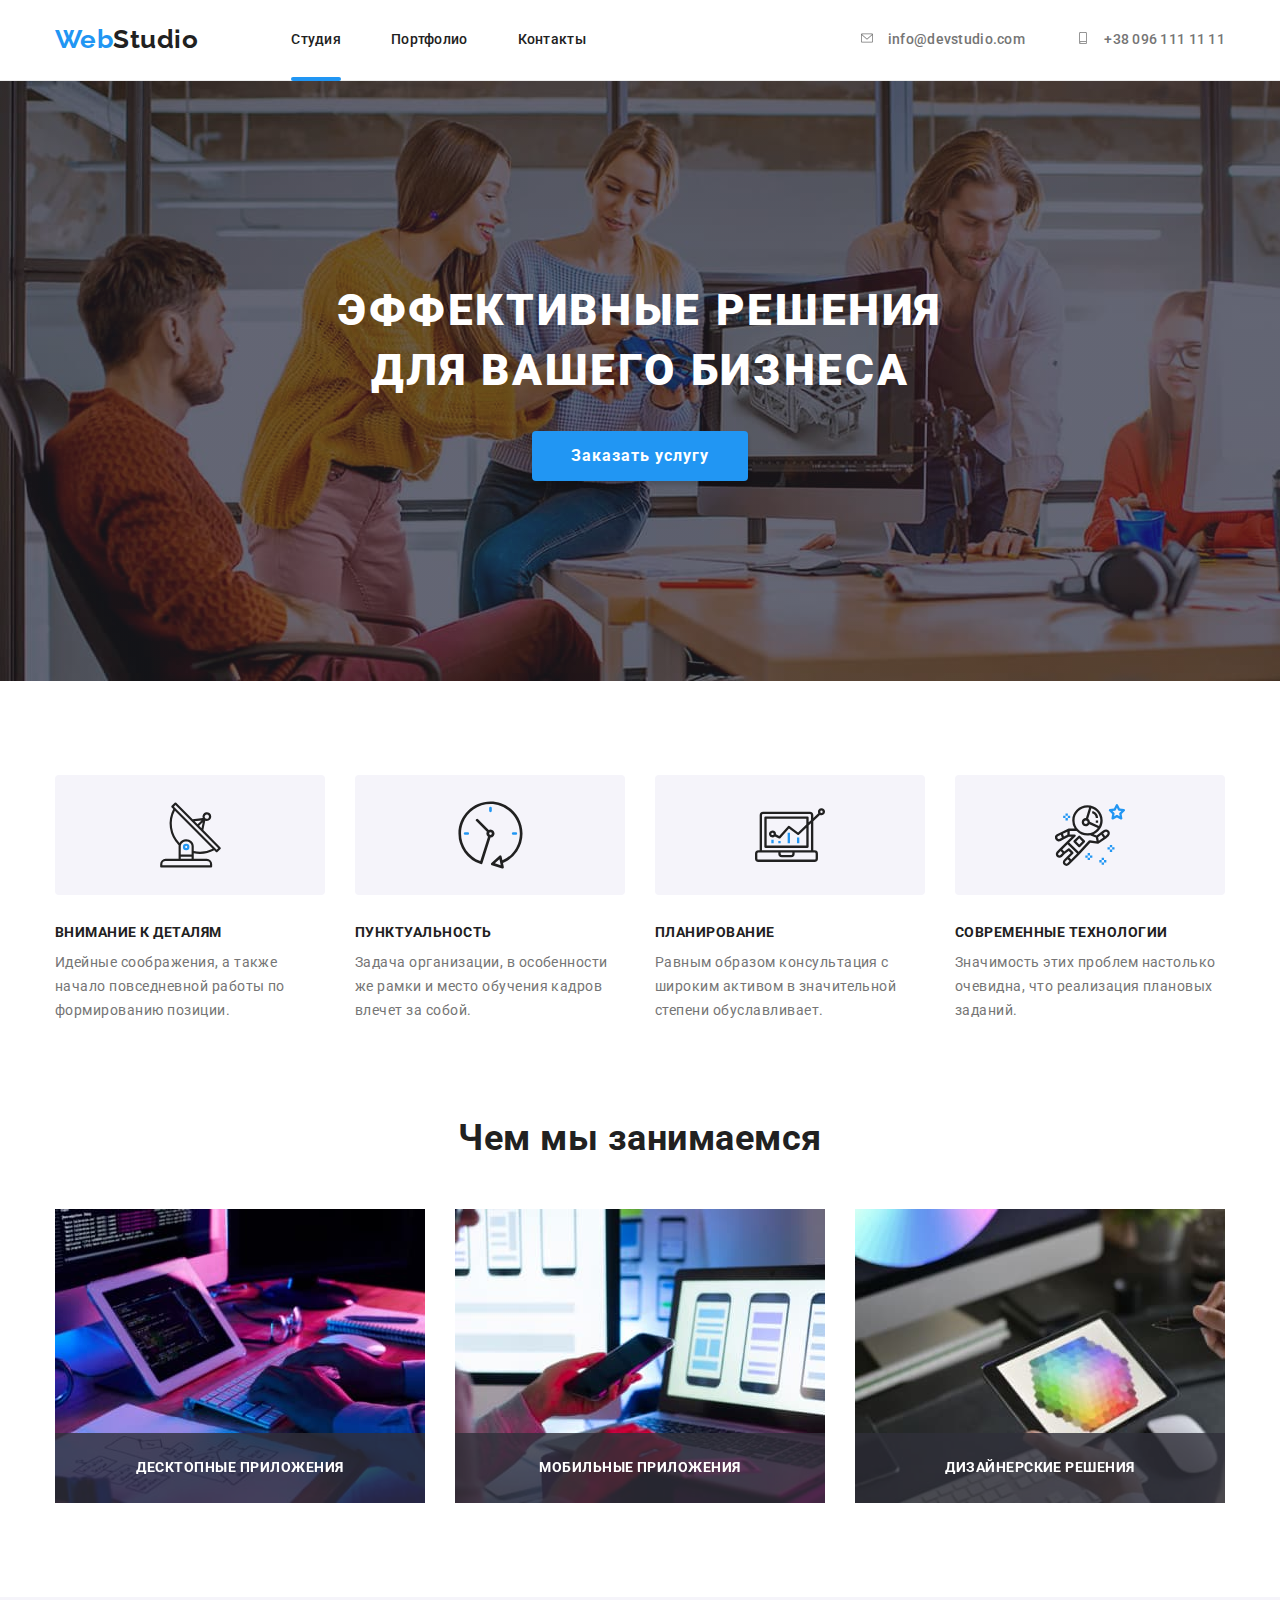
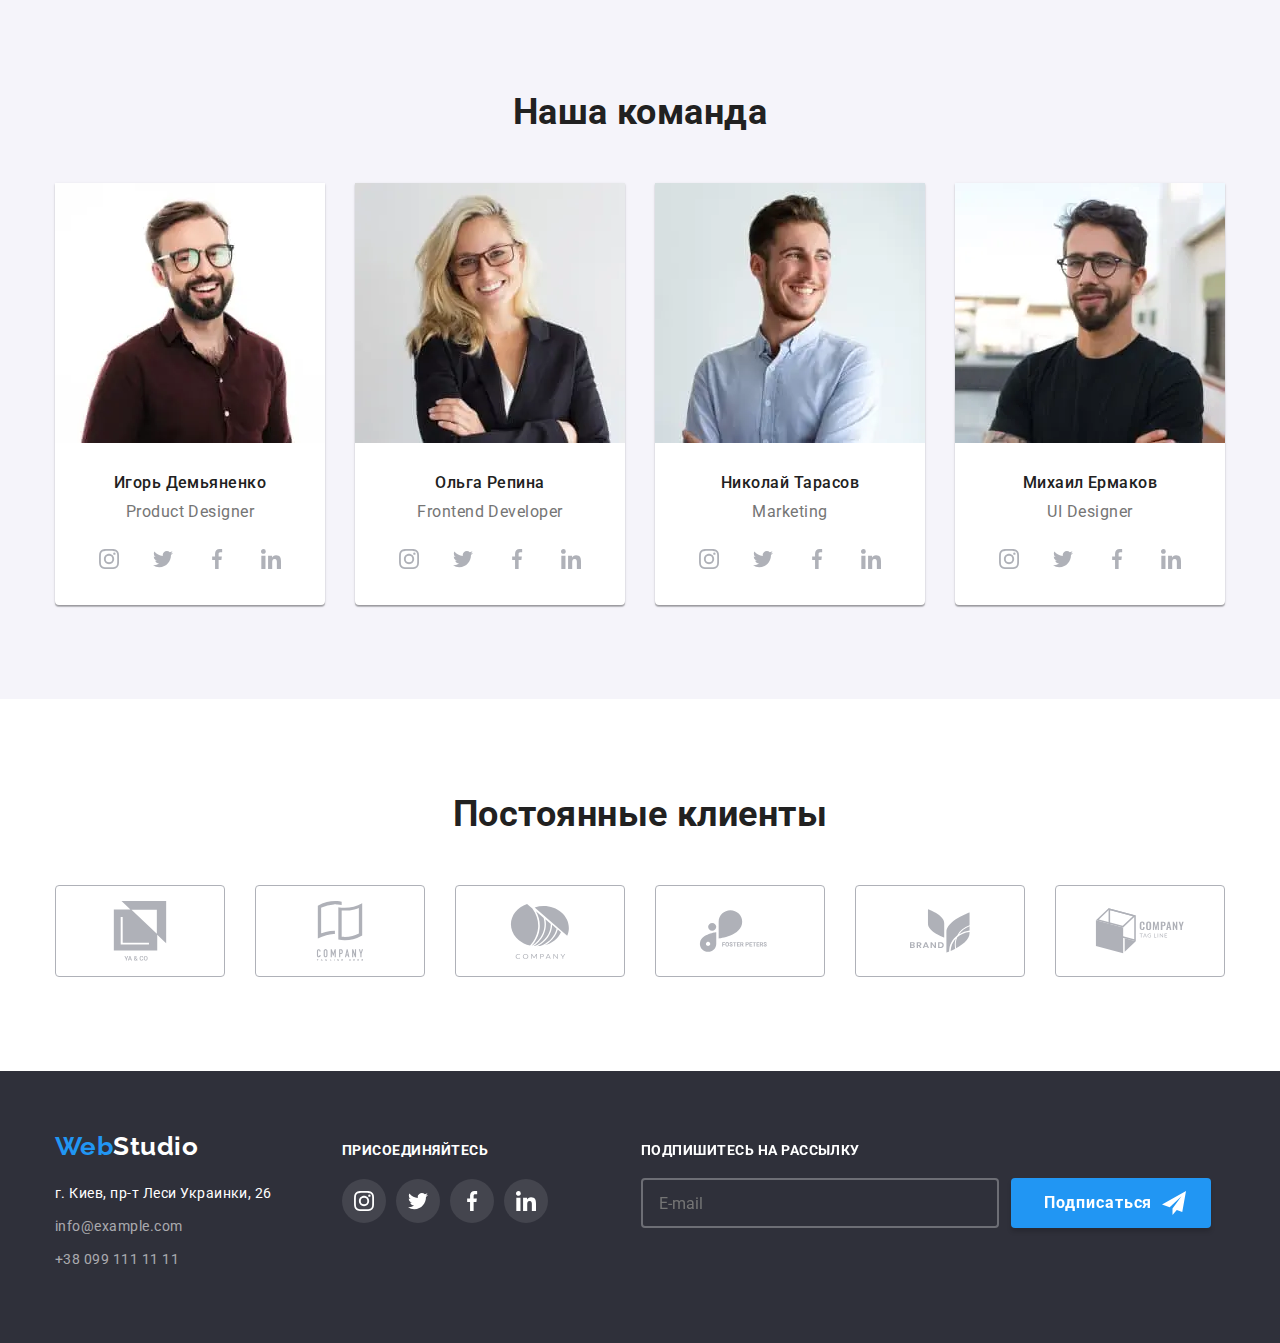
<file: index.html>
<!DOCTYPE html>
<html lang="ru">
  <head>
    <meta charset="UTF-8" />
    <meta http-equiv="X-UA-Compatible" content="IE=edge" />
    <meta name="viewport" content="width=device-width, initial-scale=1.0" />
    <title>Студия</title>
    <link
      href="https://fonts.googleapis.com/css2?family=Raleway:wght@700&family=Roboto:wght@400;500;700;900&display=swap"
      rel="stylesheet"
    />
    <link
      rel="stylesheet"
      href="https://cdnjs.cloudflare.com/ajax/libs/modern-normalize/1.1.0/modern-normalize.min.css"
    />
    <link rel="stylesheet" href="./css/main.min.css" />
  </head>
  <body>
    <header class="header">
      <div class="header__container container">
        <nav class="header__nav">
          <a href="index.html" class="logo link"
            ><span class="logo--blue">Web</span>Studio</a
          >
          <ul class="nav-list">
            <li class="nav-list__item">
              <a
                href="index.html"
                class="nav-list__link nav-list__link--current link"
                >Студия</a
              >
            </li>
            <li class="nav-list__item">
              <a href="portfolio.html" class="nav-list__link link">Портфолио</a>
            </li>
            <li class="nav-list__item">
              <a href="" class="nav-list__link link">Контакты</a>
            </li>
          </ul>
        </nav>

        <button class="mobile-menu-open" type="button" data-menu-open>
          <svg
            width="24px"
            height="16px"
            aria-label="Переключатель мобильного меню"
          >
            <use
              class="icon-mobile-nav"
              href="./images/icon.svg#icon-mobile-nav"
            ></use>
          </svg>
        </button>

        <ul class="contact-list">
          <li class="contact-list__item">
            <a href="mailto:info@devstudio.com" class="contact-list__link link">
              <svg class="contact-list__icon" width="16" height="12">
                <use href="./images/icon.svg#icon-envelope"></use>
              </svg>
              info@devstudio.com</a
            >
          </li>
          <li class="contact-list__item">
            <a href="tel:+380961111111" class="contact-list__link link">
              <svg class="contact-list__icon" width="16" height="12">
                <use href="./images/icon.svg#icon-smartphone"></use>
              </svg>
              +38 096 111 11 11</a
            >
          </li>
        </ul>
      </div>
      <div class="mobile-menu" data-menu>
        <div class="container mobile-menu__container">
          <button class="mobile-menu__button-close" data-menu-close>
            <svg class="mobile-menu__icon-close" width="19" height="19">
              <use href="./images/icon.svg#icon-close"></use>
            </svg>
          </button>
          <ul class="mobile-nav-list list">
            <li class="mobile-nav-list__item">
              <a
                class="mobile-nav-list__link mobile-nav-list__link--current link"
                href="index.html"
                >Студия</a
              >
            </li>
            <li class="mobile-nav-list__item">
              <a class="mobile-nav-list__link link" href="portfolio.html"
                >Портфолио</a
              >
            </li>
            <li class="mobile-nav-list__item">
              <a class="mobile-nav-list__link link" href="">Контакты</a>
            </li>
          </ul>
          <ul class="mobile-contact-list list">
            <li>
              <a
                class="mobile-contact-list__number link"
                href="tel:+380961111111"
                >+38 096 111 11 11</a
              >
            </li>
            <li>
              <a
                class="mobile-contact-list__mail link"
                href="mailto:info@devstudio.com"
                >info@devstudio.com</a
              >
            </li>
          </ul>

          <ul class="mobile-social-list list">
            <li class="mobile-social-list__item">Instagram</li>
            <li class="mobile-social-list__item">Twitter</li>
            <li class="mobile-social-list__item">Facebook</li>
            <li class="mobile-social-list__item">LinkedIn</li>
          </ul>
        </div>
      </div>
    </header>

    <main>
      <!--Герой-->
      <section class="hero">
        <div class="container">
          <h1 class="hero__title">
            Эффективные решения <br />
            для вашего бизнеса
          </h1>
          <button type="button" class="hero__button" data-modal-open>
            Заказать услугу
          </button>
          <div class="backdrop is-hidden" data-modal>
            <div class="modal">
              <button type="button" class="modal__close-btn" data-modal-close>
                <svg class="modal__icon-close" width="11" height="11">
                  <use href="./images/icon.svg#icon-close"></use>
                </svg>
              </button>
              <h2 class="modal__title">
                Оставьте свои данные, мы вам перезвоним
              </h2>
              <form class="form js-speaker-form">
                <div class="form-field">
                  <label class="form-field__label" for="user-name">Имя</label>
                  <input
                    type="text"
                    name="user-name"
                    id="user-name"
                    class="form-field__input"
                  />
                  <svg class="form-field__icon" width="18" height="18">
                    <use href="./images/icon.svg#icon-person"></use>
                  </svg>
                </div>

                <div class="form-field">
                  <label class="form-field__label" for="user-tel"
                    >Телефон</label
                  >
                  <input
                    type="tel"
                    name="user-tel"
                    id="user-tel"
                    class="form-field__input"
                  />
                  <svg class="form-field__icon" width="18" height="18">
                    <use href="./images/icon.svg#icon-phone"></use>
                  </svg>
                </div>

                <div class="form-field">
                  <label class="form-field__label" for="user-mail">Почта</label>
                  <input
                    type="email"
                    name="user-mail"
                    id="user-mail"
                    class="form-field__input"
                  />
                  <svg class="form-field__icon" width="18" height="18">
                    <use href="./images/icon.svg#icon-email"></use>
                  </svg>
                </div>

                <div class="form-field">
                  <label class="form-field__label" for="comment"
                    >Комментарий</label
                  >
                  <textarea
                    class="form-field__textarea"
                    name="comment"
                    id="comment"
                    placeholder="Введите текст"
                  ></textarea>
                </div>

                <label class="privacy-label">
                  <input
                    class="privacy-label__checkbox"
                    type="checkbox"
                    name="privacy"
                  />
                  <span class="privacy-label__icon"></span>
                  Соглашаюсь с рассылкой и принимаю
                  <a href="" class="privacy-label__link link"
                    >Условия договора</a
                  ></label
                >

                <button type="submit" class="submit-button">Отправить</button>
              </form>
            </div>
          </div>
        </div>
      </section>

      <!--Преимущества-->
      <section class="feature section">
        <div class="container">
          <!-- <h2 class="title">Преимущества</h2> -->
          <ul class="feature-list">
            <li class="feature-list__item">
              <div class="feature-list__thumb">
                <svg class="feature-list__icon" width="65" height="70">
                  <use href="./images/icon.svg#icon-antenna"></use>
                </svg>
              </div>
              <h3 class="feature-list__title">Внимание к деталям</h3>
              <p class="feature-list__text">
                Идейные соображения, а также начало повседневной работы по
                формированию позиции.
              </p>
            </li>
            <li class="feature-list__item">
              <div class="feature-list__thumb">
                <svg class="feature-list__icon" width="67" height="70">
                  <use href="./images/icon.svg#icon-clock"></use>
                </svg>
              </div>
              <h3 class="feature-list__title">Пунктуальность</h3>
              <p class="feature-list__text">
                Задача организации, в особенности же рамки и место обучения
                кадров влечет за собой.
              </p>
            </li>
            <li class="feature-list__item">
              <div class="feature-list__thumb">
                <svg class="feature-list__icon" width="70" height="70">
                  <use href="./images/icon.svg#icon-diagram"></use>
                </svg>
              </div>
              <h3 class="feature-list__title">Планирование</h3>
              <p class="feature-list__text">
                Равным образом консультация с широким активом в значительной
                степени обуславливает.
              </p>
            </li>
            <li class="feature-list__item">
              <div class="feature-list__thumb">
                <svg class="feature-list__icon" width="70" height="70">
                  <use href="./images/icon.svg#icon-astronaut"></use>
                </svg>
              </div>
              <h3 class="feature-list__title">Современные технологии</h3>
              <p class="feature-list__text">
                Значимость этих проблем настолько очевидна, что реализация
                плановых заданий.
              </p>
            </li>
          </ul>
        </div>
      </section>

      <!--Чем мы занимаемся-->
      <section class="services">
        <div class="container">
          <h2 class="services__title">Чем мы занимаемся</h2>
          <ul class="services__list">
            <li class="services__item">
              <div class="services__thumb">
                <picture>
                  <source
                    srcset="
                      images/desktop/services/desktop-app/desktop-app-370.jpg    1x,
                      images/desktop/services/desktop-app/desktop-app-370@2x.jpg 2x
                    "
                    media="(min-width: 1200px)"
                  />

                  <img
                    src="images/desktop/services/desktop-app/desktop-app-370.jpg"
                    alt="Написание кода"
                    width="370"
                  />
                </picture>
                <div class="services__overlay">
                  <p class="services__text">Десктопные приложения</p>
                </div>
              </div>
            </li>
            <li class="services__item">
              <div class="services__thumb">
                <picture>
                  <source
                    srcset="
                      images/desktop/services/mobile-app/mobile-app-370.jpg    1x,
                      images/desktop/services/mobile-app/mobile-app-370@2x.jpg 2x
                    "
                    media="(min-width: 1200px)"
                  />

                  <img
                    src="images/desktop/services/mobile-app/mobile-app-370.jpg"
                    alt="Кросплатформенная разработка"
                    width="370"
                  />
                </picture>
                <div class="services__overlay">
                  <p class="services__text">Мобильные приложения</p>
                </div>
              </div>
            </li>
            <li class="services__item">
              <div class="services__thumb">
                <picture>
                  <source
                    srcset="
                      images/desktop/services/design-solutions/design-solutions-370.jpg    1x,
                      images/desktop/services/design-solutions/design-solutions-370@2x.jpg 2x
                    "
                    media="(min-width: 1200px)"
                  />

                  <img
                    src="images/desktop/services/design-solutions/design-solutions-370.jpg"
                    alt="Разработка дизайна"
                    width="370"
                  />
                </picture>
                <div class="services__overlay">
                  <p class="services__text">Дизайнерские решения</p>
                </div>
              </div>
            </li>
          </ul>
        </div>
      </section>

      <!--Наша команда-->
      <section class="team section">
        <div class="container">
          <h2 class="team__title">Наша команда</h2>
          <ul class="team-list">
            <li class="team-list__item">
              <picture>
                <source
                  srcset="
                    images/desktop/team/igor/igor-270.webp    1x,
                    images/desktop/team/igor/igor-270@2x.webp 2x
                  "
                  media="(min-width: 1200px)"
                  type="image/webp"
                />

                <source
                  srcset="
                    images/desktop/team/igor/igor-270.jpeg    1x,
                    images/desktop/team/igor/igor-270@2x.jpeg 2x
                  "
                  media="(min-width: 1200px)"
                />

                <source
                  srcset="
                    images/tablet/team/igor/igor-354.webp    1x,
                    images/tablet/team/igor/igor-354@2x.webp 2x
                  "
                  media="(min-width: 768px)"
                  type="image/webp"
                />

                <source
                  srcset="
                    images/tablet/team/igor/igor-354.jpeg    1x,
                    images/tablet/team/igor/igor-354@2x.jpeg 2x
                  "
                  media="(min-width: 768px)"
                />

                <source
                  srcset="
                    images/mobile/team/igor/igor-450.webp    1x,
                    images/mobile/team/igor/igor-450@2x.webp 2x
                  "
                  media="(max-width: 767px)"
                  type="image/webp"
                />

                <source
                  srcset="
                    images/mobile/team/igor/igor-450.jpg    1x,
                    images/mobile/team/igor/igor-450@2x.jpg 2x
                  "
                  media="(max-width: 767px)"
                />

                <img
                  class="team-list__image"
                  src="images/mobile/team/igor/igor-450.jpg"
                  alt="Фото работника"
                />
              </picture>
              <div class="team-list__card-content">
                <h3 class="team-list__title">Игорь Демьяненко</h3>
                <p class="team-list__text">Product Designer</p>
                <ul class="social-list">
                  <li class="social-list__item">
                    <a href="" class="social-list__bg">
                      <svg class="social-list__icon" width="20" height="20">
                        <use href="./images/icon.svg#icon-instagram"></use>
                      </svg>
                    </a>
                  </li>

                  <li class="social-list__item">
                    <a href="" class="social-list__bg">
                      <svg class="social-list__icon" width="20" height="20">
                        <use href="./images/icon.svg#icon-twitter"></use>
                      </svg>
                    </a>
                  </li>

                  <li class="social-list__item">
                    <a href="" class="social-list__bg">
                      <svg class="social-list__icon" width="20" height="20">
                        <use href="./images/icon.svg#icon-facebook"></use>
                      </svg>
                    </a>
                  </li>

                  <li class="social-list__item">
                    <a href="" class="social-list__bg">
                      <svg class="social-list__icon" width="20" height="20">
                        <use href="./images/icon.svg#icon-linkedin"></use>
                      </svg>
                    </a>
                  </li>
                </ul>
              </div>
            </li>

            <li class="team-list__item">
              <picture>
                <source
                  srcset="
                    images/desktop/team/olga/olga-270.webp    1x,
                    images/desktop/team/olga/olga-270@2x.webp 2x
                  "
                  media="(min-width: 1200px)"
                  type="image/webp"
                />

                <source
                  srcset="
                    images/desktop/team/olga/olga-270.jpeg    1x,
                    images/desktop/team/olga/olga-270@2x.jpeg 2x
                  "
                  media="(min-width: 1200px)"
                />

                <source
                  srcset="
                    images/tablet/team/olga/olga-354.webp    1x,
                    images/tablet/team/olga/olga-354@2x.webp 2x
                  "
                  media="(min-width: 768px)"
                  type="image/webp"
                />

                <source
                  srcset="
                    images/tablet/team/olga/olga-354.jpeg    1x,
                    images/tablet/team/olga/olga-354@2x.jpeg 2x
                  "
                  media="(min-width: 768px)"
                />

                <source
                  srcset="
                    images/mobile/team/olga/olga-450.webp    1x,
                    images/mobile/team/olga/olga-450@2x.webp 2x
                  "
                  media="(max-width: 767px)"
                  type="image/webp"
                />

                <source
                  srcset="
                    images/mobile/team/olga/olga-450.jpg    1x,
                    images/mobile/team/olga/olga-450@2x.jpg 2x
                  "
                  media="(max-width: 767px)"
                />

                <img
                  class="team-list__image"
                  src="images/mobile/team/olga/olga-450.jpg"
                  alt="Фото работника"
                />
              </picture>

              <div class="team-list__card-content">
                <h3 class="team-list__title">Ольга Репина</h3>
                <p class="team-list__text">Frontend Developer</p>
                <ul class="social-list">
                  <li class="social-list__item">
                    <a href="" class="social-list__bg">
                      <svg class="social-list__icon" width="20" height="20">
                        <use href="./images/icon.svg#icon-instagram"></use>
                      </svg>
                    </a>
                  </li>

                  <li class="social-list__item">
                    <a href="" class="social-list__bg">
                      <svg class="social-list__icon" width="20" height="20">
                        <use href="./images/icon.svg#icon-twitter"></use>
                      </svg>
                    </a>
                  </li>

                  <li class="social-list__item">
                    <a href="" class="social-list__bg">
                      <svg class="social-list__icon" width="20" height="20">
                        <use href="./images/icon.svg#icon-facebook"></use>
                      </svg>
                    </a>
                  </li>

                  <li class="social-list__item">
                    <a href="" class="social-list__bg">
                      <svg class="social-list__icon" width="20" height="20">
                        <use href="./images/icon.svg#icon-linkedin"></use>
                      </svg>
                    </a>
                  </li>
                </ul>
              </div>
            </li>

            <li class="team-list__item">
              <picture>
                <source
                  srcset="
                    images/desktop/team/nikolay/nikolay-270.webp    1x,
                    images/desktop/team/nikolay/nikolay-270@2x.webp 2x
                  "
                  media="(min-width: 1200px)"
                  type="image/webp"
                />

                <source
                  srcset="
                    images/desktop/team/nikolay/nikolay-270.jpeg    1x,
                    images/desktop/team/nikolay/nikolay-270@2x.jpeg 2x
                  "
                  media="(min-width: 1200px)"
                />

                <source
                  srcset="
                    images/tablet/team/nikolay/nikolay-354.webp    1x,
                    images/tablet/team/nikolay/nikolay-354@2x.webp 2x
                  "
                  media="(min-width: 768px)"
                  type="image/webp"
                />

                <source
                  srcset="
                    images/tablet/team/nikolay/nikolay-354.jpeg    1x,
                    images/tablet/team/nikolay/nikolay-354@2x.jpeg 2x
                  "
                  media="(min-width: 768px)"
                />

                <source
                  srcset="
                    images/mobile/team/nikolay/nikolay-450.webp    1x,
                    images/mobile/team/nikolay/nikolay-450@2x.webp 2x
                  "
                  media="(max-width: 767px)"
                  type="image/webp"
                />

                <source
                  srcset="
                    images/mobile/team/nikolay/nikolay-450.jpg    1x,
                    images/mobile/team/nikolay/nikolay-450@2x.jpg 2x
                  "
                  media="(max-width: 767px)"
                />

                <img
                  class="team-list__image"
                  src="images/mobile/team/nikolay/nikolay-450.jpg"
                  alt="Фото работника"
                />
              </picture>

              <div class="team-list__card-content">
                <h3 class="team-list__title">Николай Тарасов</h3>
                <p class="team-list__text">Marketing</p>
                <ul class="social-list">
                  <li class="social-list__item">
                    <a href="" class="social-list__bg">
                      <svg class="social-list__icon" width="20" height="20">
                        <use href="./images/icon.svg#icon-instagram"></use>
                      </svg>
                    </a>
                  </li>

                  <li class="social-list__item">
                    <a href="" class="social-list__bg">
                      <svg class="social-list__icon" width="20" height="20">
                        <use href="./images/icon.svg#icon-twitter"></use>
                      </svg>
                    </a>
                  </li>

                  <li class="social-list__item">
                    <a href="" class="social-list__bg">
                      <svg class="social-list__icon" width="20" height="20">
                        <use href="./images/icon.svg#icon-facebook"></use>
                      </svg>
                    </a>
                  </li>

                  <li class="social-list__item">
                    <a href="" class="social-list__bg">
                      <svg class="social-list__icon" width="20" height="20">
                        <use href="./images/icon.svg#icon-linkedin"></use>
                      </svg>
                    </a>
                  </li>
                </ul>
              </div>
            </li>

            <li class="team-list__item">
              <picture>
                <source
                  srcset="
                    images/desktop/team/mykhail/mykhail-270.webp    1x,
                    images/desktop/team/mykhail/mykhail-270@2x.webp 2x
                  "
                  media="(min-width: 1200px)"
                  type="image/webp"
                />

                <source
                  srcset="
                    images/desktop/team/mykhail/mykhail-270.jpeg    1x,
                    images/desktop/team/mykhail/mykhail-270@2x.jpeg 2x
                  "
                  media="(min-width: 1200px)"
                />

                <source
                  srcset="
                    images/tablet/team/mykhail/mykhail-354.webp    1x,
                    images/tablet/team/mykhail/mykhail-354@2x.webp 2x
                  "
                  media="(min-width: 768px)"
                  type="image/webp"
                />

                <source
                  srcset="
                    images/tablet/team/mykhail/mykhail-354.jpeg    1x,
                    images/tablet/team/mykhail/mykhail-354@2x.jpeg 2x
                  "
                  media="(min-width: 768px)"
                />

                <source
                  srcset="
                    images/mobile/team/mykhail/mykhail-450.webp    1x,
                    images/mobile/team/mykhail/mykhail-450@2x.webp 2x
                  "
                  media="(max-width: 767px)"
                  type="image/webp"
                />

                <source
                  srcset="
                    images/mobile/team/mykhail/mykhail-450.jpg    1x,
                    images/mobile/team/mykhail/mykhail-450@2x.jpg 2x
                  "
                  media="(max-width: 767px)"
                />

                <img
                  class="team-list__image"
                  src="images/mobile/team/mykhail/mykhail-450.jpg"
                  alt="Фото работника"
                />
              </picture>

              <div class="team-list__card-content">
                <h3 class="team-list__title">Михаил Ермаков</h3>
                <p class="team-list__text">UI Designer</p>
                <ul class="social-list">
                  <li class="social-list__item">
                    <a href="" class="social-list__bg">
                      <svg class="social-list__icon" width="20" height="20">
                        <use href="./images/icon.svg#icon-instagram"></use>
                      </svg>
                    </a>
                  </li>

                  <li class="social-list__item">
                    <a href="" class="social-list__bg">
                      <svg class="social-list__icon" width="20" height="20">
                        <use href="./images/icon.svg#icon-twitter"></use>
                      </svg>
                    </a>
                  </li>

                  <li class="social-list__item">
                    <a href="" class="social-list__bg">
                      <svg class="social-list__icon" width="20" height="20">
                        <use href="./images/icon.svg#icon-facebook"></use>
                      </svg>
                    </a>
                  </li>

                  <li class="social-list__item">
                    <a href="" class="social-list__bg">
                      <svg class="social-list__icon" width="20" height="20">
                        <use href="./images/icon.svg#icon-linkedin"></use>
                      </svg>
                    </a>
                  </li>
                </ul>
              </div>
            </li>
          </ul>
        </div>
      </section>

      <!-- Постоянные клиенты -->
      <section class="clients section">
        <div class="container">
          <h2 class="clients__title">Постоянные клиенты</h2>
          <ul class="clients-list">
            <li class="clients-list__item">
              <a href="" class="clients-list__link">
                <svg class="clients-list__icon" width="106" height="60">
                  <use href="./images/icon.svg#icon-client-1"></use>
                </svg>
              </a>
            </li>

            <li class="clients-list__item">
              <a href="" class="clients-list__link">
                <svg class="clients-list__icon" width="106" height="60">
                  <use href="./images/icon.svg#icon-client-2"></use>
                </svg>
              </a>
            </li>

            <li class="clients-list__item">
              <a href="" class="clients-list__link">
                <svg class="clients-list__icon" width="106" height="60">
                  <use href="./images/icon.svg#icon-client-3"></use>
                </svg>
              </a>
            </li>

            <li class="clients-list__item">
              <a href="" class="clients-list__link">
                <svg class="clients-list__icon" width="106" height="60">
                  <use href="./images/icon.svg#icon-client-4"></use>
                </svg>
              </a>
            </li>

            <li class="clients-list__item">
              <a href="" class="clients-list__link">
                <svg class="clients-list__icon" width="106" height="60">
                  <use href="./images/icon.svg#icon-client-5"></use>
                </svg>
              </a>
            </li>

            <li class="clients-list__item">
              <a href="" class="clients-list__link">
                <svg class="clients-list__icon" width="106" height="60">
                  <use href="./images/icon.svg#icon-client-6"></use>
                </svg>
              </a>
            </li>
          </ul>
        </div>
      </section>
    </main>

    <footer class="footer">
      <div class="container">
        <div class="tablet-container">
          <address class="adr">
            <a href="index.html" class="logo logo--footer link"
              ><span class="logo--blue">Web</span>Studio</a
            >
            <ul class="footer-list">
              <li class="footer-list__item">
                <a
                  href="https://goo.gl/maps/AY5JssXBydzWgsubA"
                  class="footer-list__address link"
                  >г. Киев, пр-т Леси Украинки, 26</a
                >
              </li>
              <li class="footer-list__item">
                <a
                  href="mailto:info@example.com"
                  class="footer-list__contacts link"
                  >info@example.com</a
                >
              </li>
              <li class="footer-list__item">
                <a href="tel:+380991111111" class="footer-list__contacts link"
                  >+38 099 111 11 11</a
                >
              </li>
            </ul>
          </address>
          <div class="footer-social">
            <h2 class="footer-social__title">присоединяйтесь</h2>
            <ul class="footer-social__list">
              <li class="footer-social__item">
                <a href="" class="footer-social__bg">
                  <svg class="footer-social__icon" width="20" height="20">
                    <use href="./images/icon.svg#icon-instagram"></use>
                  </svg>
                </a>
              </li>

              <li class="footer-social__item">
                <a href="" class="footer-social__bg">
                  <svg class="footer-social__icon" width="20" height="20">
                    <use href="./images/icon.svg#icon-twitter"></use>
                  </svg>
                </a>
              </li>

              <li class="footer-social__item">
                <a href="" class="footer-social__bg">
                  <svg class="footer-social__icon" width="20" height="20">
                    <use href="./images/icon.svg#icon-facebook"></use>
                  </svg>
                </a>
              </li>

              <li class="footer-social__item">
                <a href="" class="footer-social__bg">
                  <svg class="footer-social__icon" width="20" height="20">
                    <use href="./images/icon.svg#icon-linkedin"></use>
                  </svg>
                </a>
              </li>
            </ul>
          </div>
        </div>

        <div>
          <form class="footer-form">
            <label class="footer-form__label" for="mail"
              >Подпишитесь на рассылку</label
            >
            <input
              class="footer-form__input"
              type="email"
              name="mail"
              id="mail"
              placeholder="E-mail"
            />
            <button class="button" type="submit">
              Подписаться
              <svg class="button__icon-send" width="24" height="24">
                <use href="./images/icon.svg#icon-send"></use>
              </svg>
            </button>
          </form>
        </div>
      </div>
    </footer>
    <script src="./js/mobile-menu.js"></script>
    <script src="./js/modal.js"></script>
    <script>
      (() => {
        document
          .querySelector(".js-speaker-form")
          .addEventListener("submit", (e) => {
            e.preventDefault();

            new FormData(e.currentTarget).forEach((value, name) =>
              console.log(`${name}: ${value}`)
            );
          });
      })();
    </script>
  </body>
</html>
</file>
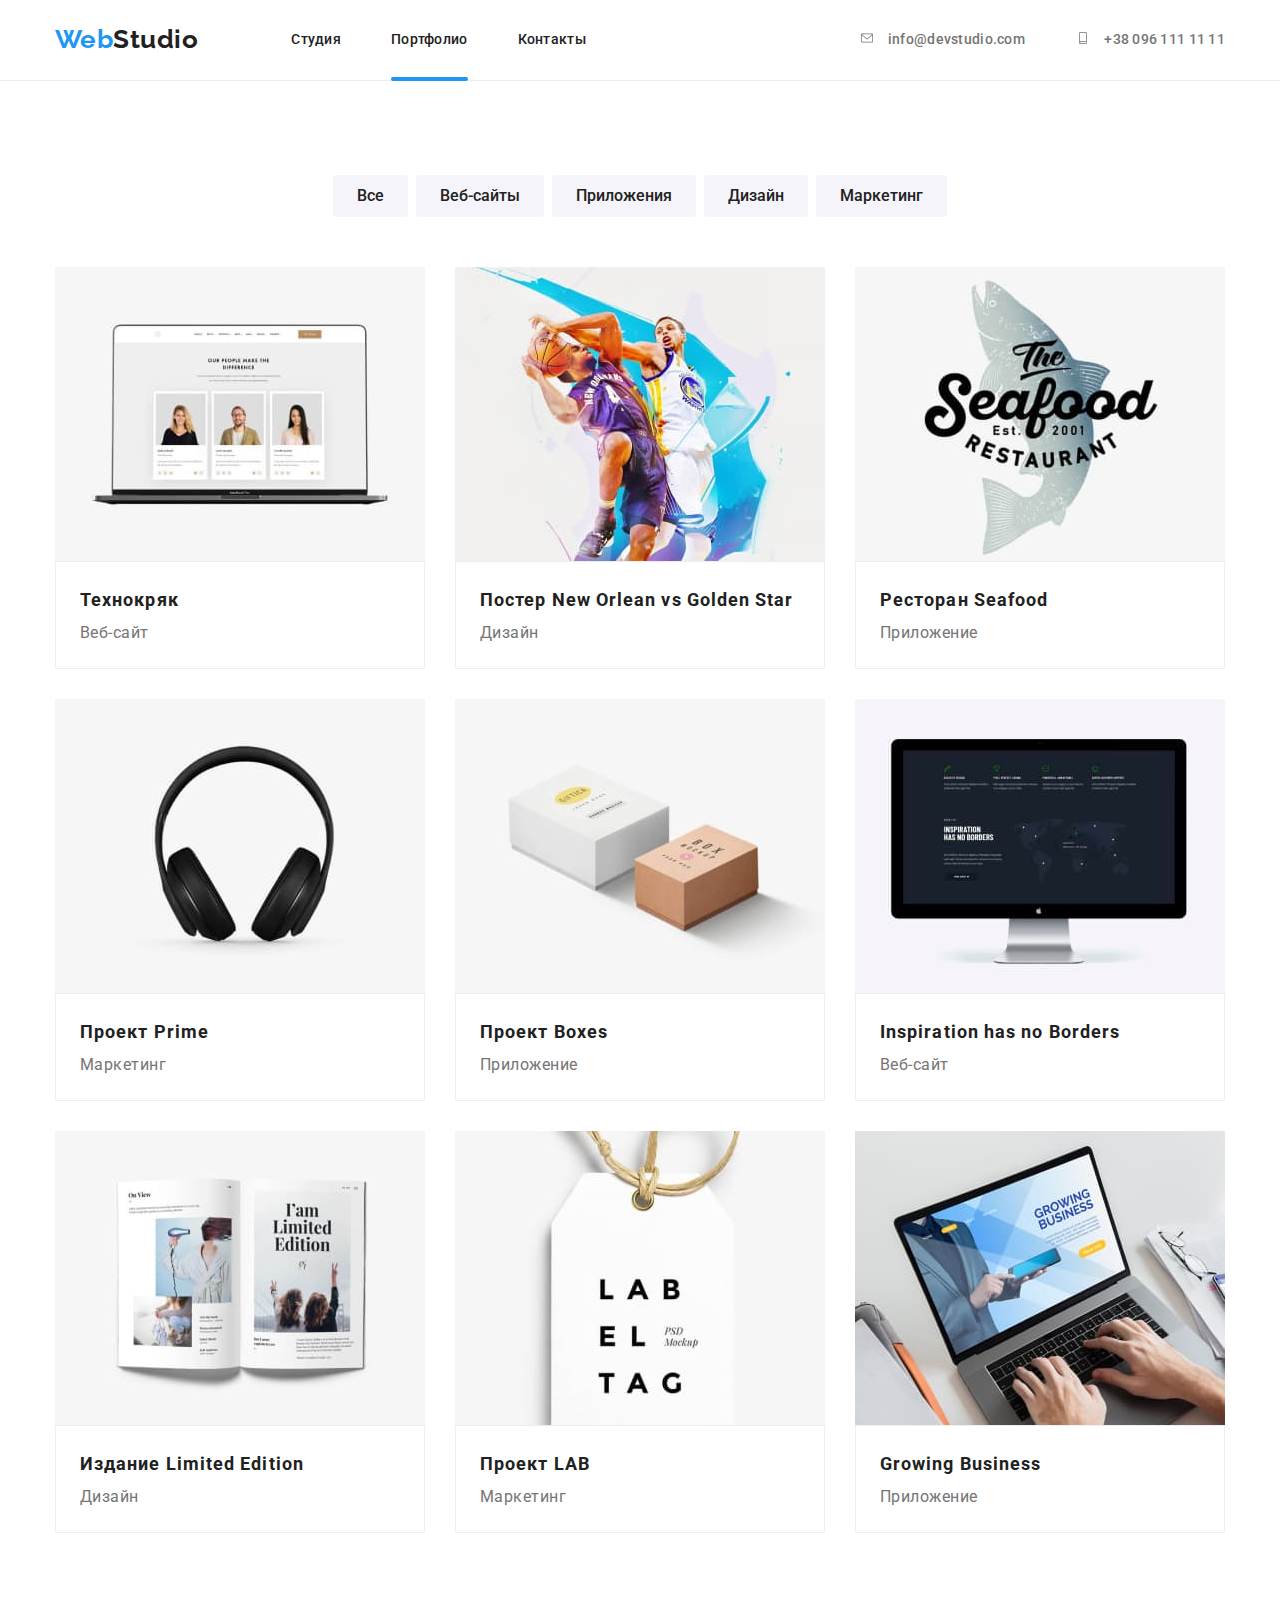
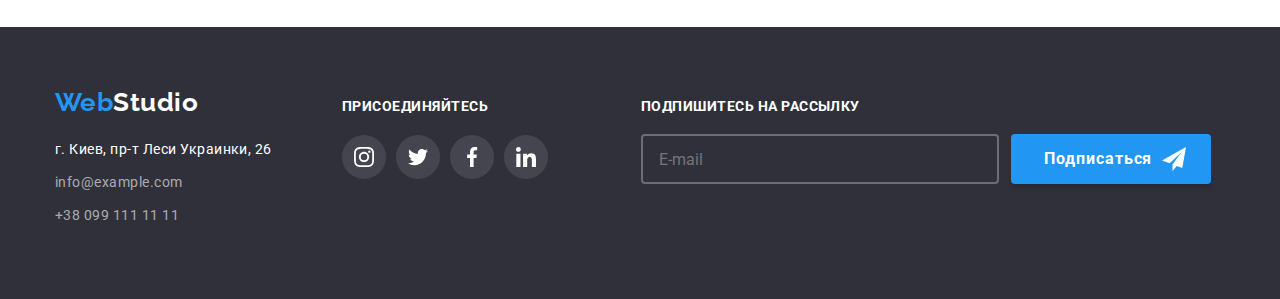
<file: portfolio.html>
<!DOCTYPE html>
<html lang="ru">
  <head>
    <meta charset="UTF-8" />
    <meta http-equiv="X-UA-Compatible" content="IE=edge" />
    <meta name="viewport" content="width=device-width, initial-scale=1.0" />
    <title>Портфолио</title>
    <link
      href="https://fonts.googleapis.com/css2?family=Raleway:wght@700&family=Roboto:wght@400;500;700;900&display=swap"
      rel="stylesheet"
    />
    <link
      rel="stylesheet"
      href="https://cdnjs.cloudflare.com/ajax/libs/modern-normalize/1.1.0/modern-normalize.min.css"
    />
    <link rel="stylesheet" href="./css/main.min.css" />
  </head>
  <body>
    <header class="header">
      <div class="header__container container">
        <nav class="header__nav">
          <a href="index.html" class="logo link"
            ><span class="logo--blue">Web</span>Studio</a
          >
          <ul class="nav-list">
            <li class="nav-list__item">
              <a href="index.html" class="nav-list__link link">Студия</a>
            </li>
            <li class="nav-list__item">
              <a
                href="portfolio.html"
                class="nav-list__link nav-list__link--current link"
                >Портфолио</a
              >
            </li>
            <li class="nav-list__item">
              <a href="" class="nav-list__link link">Контакты</a>
            </li>
          </ul>
        </nav>

        <button class="mobile-menu-open" type="button" data-menu-open>
          <svg
            width="24px"
            height="16px"
            aria-label="Переключатель мобильного меню"
          >
            <use
              class="icon-mobile-nav"
              href="./images/icon.svg#icon-mobile-nav"
            ></use>
          </svg>
        </button>

        <ul class="contact-list">
          <li class="contact-list__item">
            <a href="mailto:info@devstudio.com" class="contact-list__link link">
              <svg class="contact-list__icon" width="16" height="12">
                <use href="./images/icon.svg#icon-envelope"></use>
              </svg>
              info@devstudio.com</a
            >
          </li>
          <li class="contact-list__item">
            <a href="tel:+380961111111" class="contact-list__link link">
              <svg class="contact-list__icon" width="16" height="12">
                <use href="./images/icon.svg#icon-smartphone"></use>
              </svg>
              +38 096 111 11 11</a
            >
          </li>
        </ul>
      </div>

      <div class="mobile-menu" data-menu>
        <div class="container mobile-menu__container">
          <button class="mobile-menu__button-close" data-menu-close>
            <svg class="mobile-menu__icon-close" width="19" height="19">
              <use href="./images/icon.svg#icon-close"></use>
            </svg>
          </button>
          <ul class="mobile-nav-list list">
            <li class="mobile-nav-list__item">
              <a class="mobile-nav-list__link link" href="index.html">Студія</a>
            </li>
            <li class="mobile-nav-list__item">
              <a
                class="mobile-nav-list__link mobile-nav-list__link--current link"
                href="portfolio.html"
                >Портфоліо</a
              >
            </li>
            <li class="mobile-nav-list__item">
              <a class="mobile-nav-list__link link" href="">Контакти</a>
            </li>
          </ul>
          <ul class="mobile-contact-list list">
            <li>
              <a
                class="mobile-contact-list__number link"
                href="tel:+380961111111"
                >+38 096 111 11 11</a
              >
            </li>
            <li>
              <a
                class="mobile-contact-list__mail link"
                href="mailto:info@devstudio.com"
                >info@devstudio.com</a
              >
            </li>
          </ul>
          <ul class="mobile-social-list list">
            <li class="mobile-social-list__item">Instagram</li>
            <li class="mobile-social-list__item">Twitter</li>
            <li class="mobile-social-list__item">Facebook</li>
            <li class="mobile-social-list__item">LinkedIn</li>
          </ul>
        </div>
      </div>
    </header>

    <main>
      <section class="main section">
        <!--Кнопки под футером-->
        <div class="container">
          <ul class="button-list list">
            <li class="button-list__item">
              <button type="button" class="button-list__button">Все</button>
            </li>
            <li class="button-list__item">
              <button type="button" class="button-list__button">
                Веб-сайты
              </button>
            </li>
            <li class="button-list__item">
              <button type="button" class="button-list__button">
                Приложения
              </button>
            </li>
            <li class="button-list__item">
              <button type="button" class="button-list__button">Дизайн</button>
            </li>
            <li class="button-list__item">
              <button type="button" class="button-list__button">
                Маркетинг
              </button>
            </li>
          </ul>
        </div>

        <!-- Портфолио -->
        <div class="container">
          <ul class="work-list list">
            <li class="work-list__item first-one">
              <article class="card">
                <div class="card__thumb">
                  <picture>
                    <source
                      srcset="
                        images/desktop/portfolio-card-set/technokryak/technokryak-370.jpg    1x,
                        images/desktop/portfolio-card-set/technokryak/technokryak-370@2x.jpg 2x
                      "
                      media="(min-width: 1200px)"
                    />

                    <source
                      srcset="
                        images/tablet/portfolio-card-set/technokryak/technokryak-354.jpg    1x,
                        images/tablet/portfolio-card-set/technokryak/technokryak-354@2x.jpg 2x
                      "
                      media="(min-width: 768px)"
                    />

                    <source
                      srcset="
                        images/mobile/portfolio-card-set/technokryak/technokryak-450.jpg    1x,
                        images/mobile/portfolio-card-set/technokryak/technokryak-450@2x.jpg 2x
                      "
                      media="(max-width: 767px)"
                    />

                    <img
                      src="images/mobile/portfolio-card-set/technokryak/technokryak-450.jpg"
                      alt="вебсайт технокряк"
                    />
                  </picture>
                  <div class="card__overlay">
                    <p class="card__overlay-text">
                      Ресурс предлагает комплексные предложения с разным уровнем
                      функционала и сервисов. Все это позволит посетителю
                      получить исчерпывающие сведения о компании или частном
                      лице.
                    </p>
                  </div>
                </div>

                <div class="card-content">
                  <h2 class="card-content__title">Технокряк</h2>
                  <p class="card-content__text">Веб-сайт</p>
                </div>
              </article>
            </li>

            <li class="work-list__item">
              <article class="card">
                <div class="card__thumb">
                  <picture>
                    <source
                      srcset="
                        images/desktop/portfolio-card-set/poster-new-orlean/poster-new-orlean-370.jpg    1x,
                        images/desktop/portfolio-card-set/poster-new-orlean/poster-new-orlean-370@2x.jpg 2x
                      "
                      media="(min-width: 1200px)"
                    />

                    <source
                      srcset="
                        images/tablet/portfolio-card-set/poster-new-orlean/poster-new-orlean-354.jpg    1x,
                        images/tablet/portfolio-card-set/poster-new-orlean/poster-new-orlean-354@2x.jpg 2x
                      "
                      media="(min-width: 768px)"
                    />

                    <source
                      srcset="
                        images/mobile/portfolio-card-set/poster-new-orlean/poster-new-orlean-450.jpg    1x,
                        images/mobile/portfolio-card-set/poster-new-orlean/poster-new-orlean-450@2x.jpg 2x
                      "
                      media="(max-width: 767px)"
                    />

                    <img
                      src="images/mobile/portfolio-card-set/poster-new-orlean/poster-new-orlean-450.jpg"
                      alt=""
                    />
                  </picture>
                  <div class="card__overlay">
                    <p class="card__overlay-text">
                      Ресурс предлагает комплексные предложения с разным уровнем
                      функционала и сервисов. Все это позволит посетителю
                      получить исчерпывающие сведения о компании или частном
                      лице.
                    </p>
                  </div>
                </div>
                <div class="card-content">
                  <h2 class="card-content__title">
                    Постер New Orlean vs Golden Star
                  </h2>
                  <p class="card-content__text">Дизайн</p>
                </div>
              </article>
            </li>

            <li class="work-list__item">
              <article class="card">
                <div class="card__thumb">
                  <picture>
                    <source
                      srcset="
                        images/desktop/portfolio-card-set/seafood/seafood-370.jpg    1x,
                        images/desktop/portfolio-card-set/seafood/seafood-370@2x.jpg 2x
                      "
                      media="(min-width: 1200px)"
                    />

                    <source
                      srcset="
                        images/tablet/portfolio-card-set/seafood/seafood-354.jpg    1x,
                        images/tablet/portfolio-card-set/seafood/seafood-354@2x.jpg 2x
                      "
                      media="(min-width: 768px)"
                    />

                    <source
                      srcset="
                        images/mobile/portfolio-card-set/seafood/seafood-450.jpg    1x,
                        images/mobile/portfolio-card-set/seafood/seafood-450@2x.jpg 2x
                      "
                      media="(max-width: 767px)"
                    />

                    <img
                      src="images/mobile/portfolio-card-set/seafood/seafood-450.jpg"
                      alt=""
                    />
                  </picture>
                  <div class="card__overlay">
                    <p class="card__overlay-text">
                      Ресурс предлагает комплексные предложения с разным уровнем
                      функционала и сервисов. Все это позволит посетителю
                      получить исчерпывающие сведения о компании или частном
                      лице.
                    </p>
                  </div>
                </div>
                <div class="card-content">
                  <h2 class="card-content__title">Ресторан Seafood</h2>
                  <p class="card-content__text">Приложение</p>
                </div>
              </article>
            </li>

            <li class="work-list__item">
              <article class="card">
                <div class="card__thumb">
                  <picture>
                    <source
                      srcset="
                        images/desktop/portfolio-card-set/prime/prime-370.jpg    1x,
                        images/desktop/portfolio-card-set/prime/prime-370@2x.jpg 2x
                      "
                      media="(min-width: 1200px)"
                    />

                    <source
                      srcset="
                        images/tablet/portfolio-card-set/prime/prime-354.jpg    1x,
                        images/tablet/portfolio-card-set/prime/prime-354@2x.jpg 2x
                      "
                      media="(min-width: 768px)"
                    />

                    <source
                      srcset="
                        images/mobile/portfolio-card-set/prime/prime-450.jpg    1x,
                        images/mobile/portfolio-card-set/prime/prime-450@2x.jpg 2x
                      "
                      media="(max-width: 767px)"
                    />

                    <img
                      src="images/mobile/portfolio-card-set/prime/prime-450.jpg"
                      alt=""
                    />
                  </picture>
                  <div class="card__overlay">
                    <p class="card__overlay-text">
                      Ресурс предлагает комплексные предложения с разным уровнем
                      функционала и сервисов. Все это позволит посетителю
                      получить исчерпывающие сведения о компании или частном
                      лице.
                    </p>
                  </div>
                </div>
                <div class="card-content">
                  <h2 class="card-content__title">Проект Prime</h2>
                  <p class="card-content__text">Маркетинг</p>
                </div>
              </article>
            </li>

            <li class="work-list__item">
              <article class="card">
                <div class="card__thumb">
                  <picture>
                    <source
                      srcset="
                        images/desktop/portfolio-card-set/boxes/boxes-370.jpg    1x,
                        images/desktop/portfolio-card-set/boxes/boxes-370@2x.jpg 2x
                      "
                      media="(min-width: 1200px)"
                    />

                    <source
                      srcset="
                        images/tablet/portfolio-card-set/boxes/boxes-354.jpg    1x,
                        images/tablet/portfolio-card-set/boxes/boxes-354@2x.jpg 2x
                      "
                      media="(min-width: 768px)"
                    />

                    <source
                      srcset="
                        images/mobile/portfolio-card-set/boxes/boxes-450.jpg    1x,
                        images/mobile/portfolio-card-set/boxes/boxes-450@2x.jpg 2x
                      "
                      media="(max-width: 767px)"
                    />

                    <img
                      src="images/mobile/portfolio-card-set/boxes/boxes-450.jpg"
                      alt=""
                    />
                  </picture>
                  <div class="card__overlay">
                    <p class="card__overlay-text">
                      Ресурс предлагает комплексные предложения с разным уровнем
                      функционала и сервисов. Все это позволит посетителю
                      получить исчерпывающие сведения о компании или частном
                      лице.
                    </p>
                  </div>
                </div>
                <div class="card-content">
                  <h2 class="card-content__title">Проект Boxes</h2>
                  <p class="card-content__text">Приложение</p>
                </div>
              </article>
            </li>

            <li class="work-list__item">
              <article class="card">
                <div class="card__thumb">
                  <picture>
                    <source
                      srcset="
                        images/desktop/portfolio-card-set/inspiration/inspiration-370.jpg    1x,
                        images/desktop/portfolio-card-set/inspiration/inspiration-370@2x.jpg 2x
                      "
                      media="(min-width: 1200px)"
                    />

                    <source
                      srcset="
                        images/tablet/portfolio-card-set/inspiration/inspiration-354.jpg    1x,
                        images/tablet/portfolio-card-set/inspiration/inspiration-354@2x.jpg 2x
                      "
                      media="(min-width: 768px)"
                    />

                    <source
                      srcset="
                        images/mobile/portfolio-card-set/inspiration/inspiration-450.jpg    1x,
                        images/mobile/portfolio-card-set/inspiration/inspiration-450@2x.jpg 2x
                      "
                      media="(max-width: 767px)"
                    />

                    <img
                      src="images/mobile/portfolio-card-set/inspiration/inspiration-450.jpg"
                      alt=""
                    />
                  </picture>
                  <div class="card__overlay">
                    <p class="card__overlay-text">
                      Ресурс предлагает комплексные предложения с разным уровнем
                      функционала и сервисов. Все это позволит посетителю
                      получить исчерпывающие сведения о компании или частном
                      лице.
                    </p>
                  </div>
                </div>
                <div class="card-content">
                  <h2 class="card-content__title">
                    Inspiration has no Borders
                  </h2>
                  <p class="card-content__text">Веб-сайт</p>
                </div>
              </article>
            </li>

            <li class="work-list__item">
              <article class="card">
                <div class="card__thumb">
                  <picture>
                    <source
                      srcset="
                        images/desktop/portfolio-card-set/limited-edition/limited-edition-370.jpg    1x,
                        images/desktop/portfolio-card-set/limited-edition/limited-edition-370@2x.jpg 2x
                      "
                      media="(min-width: 1200px)"
                    />

                    <source
                      srcset="
                        images/tablet/portfolio-card-set/limited-edition/limited-edition-354.jpg    1x,
                        images/tablet/portfolio-card-set/limited-edition/limited-edition-354@2x.jpg 2x
                      "
                      media="(min-width: 768px)"
                    />

                    <source
                      srcset="
                        images/mobile/portfolio-card-set/limited-edition/limited-edition-450.jpg    1x,
                        images/mobile/portfolio-card-set/limited-edition/limited-edition-450@2x.jpg 2x
                      "
                      media="(max-width: 767px)"
                    />

                    <img
                      src="images/mobile/portfolio-card-set/limited-edition/limited-edition-450.jpg"
                      alt=""
                    />
                  </picture>
                  <div class="card__overlay">
                    <p class="card__overlay-text">
                      Ресурс предлагает комплексные предложения с разным уровнем
                      функционала и сервисов. Все это позволит посетителю
                      получить исчерпывающие сведения о компании или частном
                      лице.
                    </p>
                  </div>
                </div>
                <div class="card-content">
                  <h2 class="card-content__title">Издание Limited Edition</h2>
                  <p class="card-content__text">Дизайн</p>
                </div>
              </article>
            </li>

            <li class="work-list__item">
              <article class="card">
                <div class="card__thumb">
                  <picture>
                    <source
                      srcset="
                        images/desktop/portfolio-card-set/lab/lab-370.jpg    1x,
                        images/desktop/portfolio-card-set/lab/lab-370@2x.jpg 2x
                      "
                      media="(min-width: 1200px)"
                    />

                    <source
                      srcset="
                        images/tablet/portfolio-card-set/lab/lab-354.jpg    1x,
                        images/tablet/portfolio-card-set/lab/lab-354@2x.jpg 2x
                      "
                      media="(min-width: 768px)"
                    />

                    <source
                      srcset="
                        images/mobile/portfolio-card-set/lab/lab-450.jpg    1x,
                        images/mobile/portfolio-card-set/lab/lab-450@2x.jpg 2x
                      "
                      media="(max-width: 767px)"
                    />

                    <img
                      src="images/mobile/portfolio-card-set/lab/lab-450.jpg"
                      alt=""
                    />
                  </picture>
                  <div class="card__overlay">
                    <p class="card__overlay-text">
                      Ресурс предлагает комплексные предложения с разным уровнем
                      функционала и сервисов. Все это позволит посетителю
                      получить исчерпывающие сведения о компании или частном
                      лице.
                    </p>
                  </div>
                </div>
                <div class="card-content">
                  <h2 class="card-content__title">Проект LAB</h2>
                  <p class="card-content__text">Маркетинг</p>
                </div>
              </article>
            </li>

            <li class="work-list__item">
              <article class="card">
                <div class="card__thumb">
                  <picture>
                    <source
                      srcset="
                        images/desktop/portfolio-card-set/growing-business/growing-business-370.jpg    1x,
                        images/desktop/portfolio-card-set/growing-business/growing-business-370@2x.jpg 2x
                      "
                      media="(min-width: 1200px)"
                    />

                    <source
                      srcset="
                        images/tablet/portfolio-card-set/growing-business/growing-business-354.jpg    1x,
                        images/tablet/portfolio-card-set/growing-business/growing-business-354@2x.jpg 2x
                      "
                      media="(min-width: 768px)"
                    />

                    <source
                      srcset="
                        images/mobile/portfolio-card-set/growing-business/growing-business-450.jpg    1x,
                        images/mobile/portfolio-card-set/growing-business/growing-business-450@2x.jpg 2x
                      "
                      media="(max-width: 767px)"
                    />

                    <img
                      src="images/mobile/portfolio-card-set/growing-business/growing-business-450.jpg"
                      alt=""
                    />
                  </picture>
                  <div class="card__overlay">
                    <p class="card__overlay-text">
                      Ресурс предлагает комплексные предложения с разным уровнем
                      функционала и сервисов. Все это позволит посетителю
                      получить исчерпывающие сведения о компании или частном
                      лице.
                    </p>
                  </div>
                </div>
                <div class="card-content">
                  <h2 class="card-content__title">Growing Business</h2>
                  <p class="card-content__text">Приложение</p>
                </div>
              </article>
            </li>
          </ul>
        </div>
      </section>
    </main>

    <footer class="footer">
      <div class="container">
        <div class="tablet-container">
          <address class="adr">
          <a href="index.html" class="logo logo--footer link"
            ><span class="logo--blue">Web</span>Studio</a
          >
          <ul class="footer-list">
            <li class="footer-list__item">
              <a
                href="https://goo.gl/maps/AY5JssXBydzWgsubA"
                class="footer-list__address link"
                >г. Киев, пр-т Леси Украинки, 26</a
              >
            </li>
            <li class="footer-list__item">
              <a
                href="mailto:info@example.com"
                class="footer-list__contacts link"
                >info@example.com</a
              >
            </li>
            <li class="footer-list__item">
              <a href="tel:+380991111111" class="footer-list__contacts link"
                >+38 099 111 11 11</a
              >
            </li>
          </ul>
        </address>
        <div class="footer-social">
          <h2 class="footer-social__title">присоединяйтесь</h2>
          <ul class="footer-social__list">
            <li class="footer-social__item">
              <a href="" class="footer-social__bg">
                <svg class="footer-social__icon" width="20" height="20">
                  <use href="./images/icon.svg#icon-instagram"></use>
                </svg>
              </a>
            </li>

            <li class="footer-social__item">
              <a href="" class="footer-social__bg">
                <svg class="footer-social__icon" width="20" height="20">
                  <use href="./images/icon.svg#icon-twitter"></use>
                </svg>
              </a>
            </li>

            <li class="footer-social__item">
              <a href="" class="footer-social__bg">
                <svg class="footer-social__icon" width="20" height="20">
                  <use href="./images/icon.svg#icon-facebook"></use>
                </svg>
              </a>
            </li>

            <li class="footer-social__item">
              <a href="" class="footer-social__bg">
                <svg class="footer-social__icon" width="20" height="20">
                  <use href="./images/icon.svg#icon-linkedin"></use>
                </svg>
              </a>
            </li>
          </ul>
        </div>
        </div>
        
        <div>
          <form class="footer-form">
            <label class="footer-form__label" for="mail"
              >Подпишитесь на рассылку</label
            >
            <input
              class="footer-form__input"
              type="email"
              name="mail"
              id="mail"
              placeholder="E-mail"
            />
            <button class="button" type="submit">
              Подписаться
              <svg class="button__icon-send" width="24" height="24">
                <use href="./images/icon.svg#icon-send"></use>
              </svg>
            </button>
          </form>
        </div>
      </div>
    </footer>
    <script src="./js/mobile-menu.js"></script>
  </body>
</html>
</file>
<file: css/main.min.css>
:root{--primary-text-color: #212121;--second-text-color: #757575;--accent-color: #2196f3;--white: #ffffff;--secondary-bgc: #f5f4fa;--third-bgc: #2f303a;--card-set-gap: 30px;--main-font: "Roboto";--secondary-font: "Raleway" }body{font-family:"Roboto",sans-serif;color:var(--primary-text-color);letter-spacing:.03em}h1,h2,h3,h4,h5,h6,p,div{margin:0;padding:0}ul{list-style:none;margin:0;padding:0}img{display:block;max-width:100%}.link{text-decoration:none;color:var(--primary-text-color)}.current{color:var(--accent-color)}.button{cursor:pointer}.section{padding-top:60px;padding-bottom:60px}@media screen and (min-width: 1200px){.section{padding-top:94px;padding-bottom:94px}}.container{padding-left:15px;padding-right:15px;margin-left:auto;margin-right:auto}@media screen and (min-width: 480px){.container{width:480px}}@media screen and (min-width: 768px){.container{width:768px}}@media screen and (min-width: 1200px){.container{width:1200px}}.logo{padding-top:24px;padding-bottom:25px;font-family:var(--secondary-font);font-weight:700;font-size:26px;line-height:1.19;font-style:normal;color:var(--primary-text-color)}.logo--blue{color:var(--accent-color)}.logo--footer{display:block;padding:0;margin-bottom:20px;color:var(--white)}.header{border-bottom:1px solid #ececec}.header__container{display:flex;align-items:center;justify-content:space-between}.mobile-menu-open{display:inline-flex;align-items:center;justify-content:center;width:40px;height:40px;margin:0;padding:0;border:none;background-color:rgba(0,0,0,0)}@media screen and (max-width: 767px){.nav-list{display:none}.contact-list{display:none}.header{padding-top:16px;padding-bottom:16px}}@media screen and (min-width: 768px){.mobile-menu-open{display:none}.header__nav{display:flex;align-items:center}.nav-list{display:flex;margin-left:88px}.nav-list__item{position:relative}.nav-list__item:not(:last-child){margin-right:50px}.nav-list__link{display:block;padding-top:32px;padding-bottom:32px;font-weight:500;font-size:14px;line-height:1.14;letter-spacing:.02em;transition:color 250ms cubic-bezier(0.4, 0, 0.2, 1)}.nav-list__link:hover,.nav-list__link:focus{color:var(--accent-color)}.nav-list__link--current::after{position:absolute;display:block;content:"";width:100%;height:4px;border-radius:2px;background-color:var(--accent-color);bottom:-1px}.contact-list__item:not(:last-child){margin-bottom:10px}.contact-list__icon{margin-right:8px;fill:var(--second-text-color);transition:fill 250ms cubic-bezier(0.4, 0, 0.2, 1)}.contact-list__link:hover .contact-list__icon,.contact-list__link:focus .contact-list__icon{fill:var(--accent-color)}.contact-list__link{font-weight:500;font-size:14px;line-height:1.14;letter-spacing:.02em;color:var(--second-text-color);transition:color 250ms cubic-bezier(0.4, 0, 0.2, 1)}.contact-list__link.contact-list__link:hover,.contact-list__link.contact-list__link:focus{color:var(--accent-color)}}@media screen and (min-width: 1200px){.nav-list{margin-left:93px}.contact-list{display:flex;margin-left:auto}.contact-list__item{display:flex;align-items:center}.contact-list__item:not(:last-child){margin-bottom:0;margin-right:50px}.contact-list__icon{margin-right:10px}.contact-list__link{padding-top:32px;padding-bottom:32px}}.mobile-menu{position:fixed;top:0;left:0;z-index:10000;width:100%;height:100vh;background-color:#fff;opacity:0;visibility:hidden;pointer-events:none;transition:opacity 250ms linear,visibility 250ms linear}.mobile-menu.is-open{opacity:1;visibility:visible;pointer-events:auto}.mobile-menu__container{height:100vh;display:flex;flex-direction:column;position:relative;padding:48px 40px}.mobile-menu__button-close{position:absolute;top:14px;right:15px;width:40px;height:40px;margin:0;padding:0;border:none;background-color:rgba(0,0,0,0)}.mobile-menu__icon-close{fill:#212121;transition:fill 250ms linear}.mobile-menu__icon-close:hover,.mobile-menu__icon-close:focus{fill:#2196f3}.mobile-nav-list{margin-bottom:auto}.mobile-nav-list__item:not(:last-child){margin-bottom:32px}.mobile-nav-list__link{font-weight:500;font-size:40px;line-height:1.17;letter-spacing:.02em;color:#212121;transition:color 250ms linear}.mobile-nav-list__link:hover,.mobile-nav-list__link:focus{color:#2196f3}.mobile-nav-list__link--current{color:#2196f3}.mobile-contact-list{margin-bottom:64px}.mobile-contact-list__number{display:block;padding-bottom:32px;font-weight:500;font-size:34px;line-height:40px;letter-spacing:.02em;color:#2196f3}.mobile-contact-list__mail{font-weight:500;font-size:24px;line-height:28px;letter-spacing:.02em;color:#757575}.mobile-social-list{display:flex}.mobile-social-list__item{font-weight:500;font-size:18px;line-height:1.22;letter-spacing:.02em;color:#2196f3}.mobile-social-list__item:not(:last-child){padding-right:10px;border-right:1px solid rgba(33,33,33,.2)}.mobile-social-list__item:not(:first-child){padding-left:10px}.hero{margin-left:auto;margin-right:auto;text-align:center;background-color:#c4c4c4}.hero__title{margin-bottom:30px;letter-spacing:.06em;text-transform:uppercase;color:var(--white)}.hero__button{width:200px;height:50px;font-weight:700;font-size:16px;line-height:1.88;letter-spacing:.06em;box-shadow:0px 4px 4px rgba(0,0,0,.15);border-radius:4px;border-color:rgba(0,0,0,0);color:var(--white);background-color:var(--accent-color);transition:color 250ms cubic-bezier(0.4, 0, 0.2, 1),background-color 250ms cubic-bezier(0.4, 0, 0.2, 1)}.hero__button:hover,.hero__button:focus{color:var(--accent-color);background-color:var(--white)}@media screen and (max-width: 767px){.hero{max-width:480px;height:400px;padding-top:118px;background-image:linear-gradient(to right, rgba(47, 48, 58, 0.4), rgba(47, 48, 58, 0.4)),url(../images/hero-480.jpg);background-size:cover}}@media screen and (max-width: 767px)and (min-device-pixel-ratio: 2),screen and (max-width: 767px)and (min-resolution: 192dpi),screen and (max-width: 767px)and (min-resolution: 2dppx){.hero{background-image:linear-gradient(to right, rgba(47, 48, 58, 0.4), rgba(47, 48, 58, 0.4)),url(../images/hero-480@2x.jpg);background-size:cover}}@media screen and (max-width: 767px){.hero__title{font-weight:900;font-size:26px;line-height:1.62}}@media screen and (min-width: 768px)and (max-width: 1199px){.hero{width:768px;height:400px;padding-top:118px;background-image:linear-gradient(to right, rgba(47, 48, 58, 0.4), rgba(47, 48, 58, 0.4)),url(../images/hero-768.jpg);background-size:cover}}@media screen and (min-width: 768px)and (max-width: 1199px)and (min-device-pixel-ratio: 2),screen and (min-width: 768px)and (max-width: 1199px)and (min-resolution: 192dpi),screen and (min-width: 768px)and (max-width: 1199px)and (min-resolution: 2dppx){.hero{background-image:linear-gradient(to right, rgba(47, 48, 58, 0.4), rgba(47, 48, 58, 0.4)),url(../images/hero-768@2x.jpg);background-size:cover}}@media screen and (min-width: 768px)and (max-width: 1199px){.hero__title{font-weight:900;font-size:26px;line-height:1.62}}@media screen and (min-width: 1200px){.hero{max-width:1600px;height:600px;padding-top:200px;background-image:linear-gradient(to right, rgba(47, 48, 58, 0.4), rgba(47, 48, 58, 0.4)),url(../images/hero-1600.jpg)}}@media screen and (min-width: 1200px)and (min-device-pixel-ratio: 2),screen and (min-width: 1200px)and (min-resolution: 192dpi),screen and (min-width: 1200px)and (min-resolution: 2dppx){.hero{background-image:linear-gradient(to right, rgba(47, 48, 58, 0.4), rgba(47, 48, 58, 0.4)),url(../images/hero-1600@2x.jpg);background-size:cover}}@media screen and (min-width: 1200px){.hero__title{font-weight:900;font-size:44px;line-height:1.36}}@media screen and (min-width: 1200px){.hero__button{width:216px}}.feature-list__thumb{display:flex;align-items:center;justify-content:center;max-width:450px;height:120px;background-color:#f5f4fa;border-radius:4px;margin-bottom:30px}.feature-list__title{margin-bottom:10px;font-weight:700;font-size:14px;line-height:1.14;text-transform:uppercase;color:var(--primary-text-color)}.feature-list__text{text-align:left;font-size:14px;line-height:1.71;color:var(--second-text-color)}@media screen and (max-width: 767px){.feature-list{text-align:center}.feature-list__thumb{max-width:450px}.feature-list__item:not(:last-child){margin-bottom:30px}}@media screen and (min-width: 768px){.feature-list{display:flex;flex-wrap:wrap}.feature-list__item{width:354px}.feature-list__thumb{width:354px}}@media screen and (min-width: 768px)and (max-width: 1199px){.feature-list{margin:-15px}.feature-list__item{margin:15px}}@media screen and (min-width: 1200px){.feature-list__item{width:270px}.feature-list__item:not(:last-child){margin-right:30px}.feature-list__thumb{width:270px}}.services{display:none;text-align:center;padding-bottom:94px}@media screen and (min-width: 1200px){.services{display:block}}.services__title{margin-bottom:50px;font-weight:700;font-size:36px;line-height:1.17;color:var(--primary-text-color)}.services__list{display:flex}.services__item:not(:last-child){margin-right:30px}.services__thumb{position:relative}.services__overlay{position:absolute;padding-top:27px;bottom:0;width:100%;height:70px;background-color:rgba(47,48,58,.8)}.services__text{font-weight:700;font-size:14px;line-height:1.14;text-transform:uppercase;color:var(--white)}.team{background-color:var(--secondary-bgc)}.team .container{text-align:center}.team__title{margin-bottom:30px;font-weight:700;font-size:36px;line-height:1.17;color:var(--primary-text-color)}.team-list__item{box-shadow:0px 1px 3px rgba(0,0,0,.12),0px 1px 1px rgba(0,0,0,.14),0px 2px 1px rgba(0,0,0,.2);border-radius:0px 0px 4px 4px;background-color:#fff}.team-list__card-content{padding-top:30px;padding-bottom:24px}.team-list__title{margin-bottom:10px;font-weight:500;font-size:16px;line-height:1.19;color:var(--primary-text-color)}.team-list__text{font-size:16px;line-height:1.19;color:var(--second-text-color)}.team .social-list{display:flex;justify-content:center;margin-top:16px}.team .social-list__item:not(:last-child){margin-right:10px}.team .social-list__bg{display:flex;width:44px;height:44px;border-radius:50%;align-items:center;justify-content:center;transition:background-color 250ms cubic-bezier(0.4, 0, 0.2, 1)}.team .social-list__bg:hover,.team .social-list__bg:focus{background-color:var(--accent-color)}.team .social-list__icon{fill:#afb1b8;transition:fill 250ms cubic-bezier(0.4, 0, 0.2, 1)}.team .social-list__bg:hover .social-list__icon,.team .social-list__bg:focus .social-list__icon{fill:#fff}@media screen and (max-width: 767px){.team__title{font-size:28px}.team-list__item:not(:last-child){margin-bottom:30px}}@media screen and (min-width: 768px){.team-list{display:flex;flex-wrap:wrap}}@media screen and (min-width: 768px)and (max-width: 1199px){.team__title{font-size:28px}.team-list{margin:-15px}.team-list__item{margin:15px}}@media screen and (min-width: 1200px){.team__title{margin-bottom:50px}.team-list__item:not(:last-child){margin-right:30px}}.clients__title{margin-bottom:30px;font-weight:700;font-size:28px;line-height:1.17;text-align:center;color:var(--primary-text-color)}.clients-list{display:flex;flex-wrap:wrap}.clients-list__icon{fill:#afb1b8}.clients-list__link{display:flex;height:92px;border:1px solid #afb1b8;border-radius:4px;align-items:center;justify-content:center;transition:border 250ms cubic-bezier(0.4, 0, 0.2, 1)}.clients-list__link:hover,.clients-list__link:focus{border:1px solid var(--accent-color)}@media screen and (max-width: 479px){.clients-list__item{width:50%;padding:16px;height:92px}.clients-list__item:nth-child(-n+4){margin-bottom:30px}}@media screen and (min-width: 480px)and (max-width: 767px){.clients-list{margin:-15px}.clients-list__link{margin:15px;width:210px}}@media screen and (min-width: 768px){.clients-list{display:flex;flex-wrap:wrap;justify-content:center}.clients-list__link{width:210px}}@media screen and (min-width: 768px)and (max-width: 1199px){.clients-list{margin:-15px}.clients-list__item{margin:15px}}@media screen and (min-width: 1200px){.clients__title{margin-bottom:50px;font-size:36px}.clients-list{flex-wrap:nowrap}.clients-list__item:not(:last-child){margin-right:30px}.clients-list__link{width:170px}}.clients-list__icon{transition:fill 250ms cubic-bezier(0.4, 0, 0.2, 1)}.clients-list__link:hover .clients-list__icon,.clients-list__link:focus .clients-list__icon{fill:var(--accent-color)}.footer{background-color:var(--third-bgc);padding-top:60px;padding-bottom:60px;text-align:center}.footer-list a{display:inline-block}.footer-list{margin-bottom:60px}.footer-list__item:not(:last-child){margin-bottom:9px}.footer-list__address{font-size:14px;font-style:normal;line-height:1.71;color:var(--white)}.footer-list__contacts{font-size:14px;font-style:normal;line-height:1.71;color:rgba(255,255,255,.6);transition:color 250ms cubic-bezier(0.4, 0, 0.2, 1)}.footer-list__contacts:hover,.footer-list__contacts:focus{color:var(--accent-color)}.footer-social__list{justify-content:center;margin-bottom:60px}.footer-social__item:not(:last-child){margin-right:10px}.footer-social__title{margin-bottom:20px;font-weight:700;font-size:14px;line-height:1.14;text-transform:uppercase;color:#fff}.footer-social__list{display:flex}.footer-social__bg{display:flex;width:44px;height:44px;background-color:rgba(255,255,255,.1);border-radius:50%;align-items:center;justify-content:center;transition:background-color 250ms cubic-bezier(0.4, 0, 0.2, 1)}.footer-social__bg:hover,.footer-social__bg:focus{background-color:var(--accent-color)}.footer-social__icon{fill:var(--white)}.footer-form__label{display:block;margin-bottom:20px;font-weight:700;font-size:14px;line-height:16px;text-transform:uppercase;color:var(--white)}.footer-form__input{margin-bottom:20px;width:100%;height:50px;padding-left:16px;color:var(--white);background-color:rgba(0,0,0,0);border:2px solid rgba(255,255,255,.3);border-radius:4px;box-shadow:drop-shadow(0px 4px 4px rgba(0, 0, 0, 0.15));transition:border-color 250ms cubic-bezier(0.4, 0, 0.2, 1)}.footer-form__input:hover,.footer-form__input:focus{outline:none;border-color:var(--accent-color)}.footer-form .button{margin-left:auto;margin-right:auto;width:200px;height:50px;padding-left:31px;box-shadow:0px 4px 4px rgba(0,0,0,.15);border-radius:4px;border-color:rgba(0,0,0,0);color:var(--white);background-color:var(--accent-color);font-weight:700;font-size:16px;line-height:1.88;display:flex;align-items:center;letter-spacing:.06em}.button__icon-send{margin-left:10px;fill:var(--white)}@media screen and (min-width: 768px)and (max-width: 1199px){.tablet-container{display:flex;justify-content:space-around}.footer-form__input{width:450px}}@media screen and (min-width: 1200px){.footer{text-align:left}.footer .container{display:flex;align-items:baseline}.tablet-container{align-items:baseline;display:flex}.footer-list{margin-bottom:0}.footer-social{margin-left:70px;margin-right:93px}.footer-form{position:relative}.footer-form__input{margin-bottom:0;width:358px}.footer-form .button{position:absolute;left:370px;bottom:0}}.button-list{display:flex;flex-wrap:wrap;margin-bottom:50px;justify-content:left}.button-list__item:not(:last-child){margin-right:8px}.button-list__button{padding-top:6px;padding-bottom:6px;padding-left:22px;padding-right:22px;font-weight:500;font-size:16px;line-height:1.62;border-radius:4px;border-color:rgba(0,0,0,0);text-align:center;color:var(--primary-text-color);background-color:var(--secondary-bgc);transition:color 250ms cubic-bezier(0.4, 0, 0.2, 1),background-color 250ms cubic-bezier(0.4, 0, 0.2, 1),box-shadow 250ms cubic-bezier(0.4, 0, 0.2, 1)}.button-list__button:hover,.button-list__button:focus{color:var(--white);background-color:var(--accent-color);box-shadow:0px 3px 1px rgba(0,0,0,.1),0px 1px 2px rgba(0,0,0,.08),0px 2px 2px rgba(0,0,0,.12)}@media screen and (max-width: 1199px){.button-list{margin-bottom:30px}}@media screen and (max-width: 767px){.button-list{margin-bottom:40px}.button-list__item:nth-child(-n+3){margin-bottom:15px}}@media screen and (min-width: 768px){.button-list{justify-content:center}}.work-list__item{transition:box-shadow 250ms cubic-bezier(0.4, 0, 0.2, 1)}.work-list__item:hover,.work-list__item:focus{box-shadow:0px 1px 1px rgba(0,0,0,.12),0px 4px 4px rgba(0,0,0,.06),1px 4px 6px rgba(0,0,0,.16)}.card__thumb{overflow:hidden;position:relative}.card-content{padding:20px 24px;border:1px solid #eee}.card-content__title{font-weight:700;font-size:18px;line-height:2;letter-spacing:.06em;color:var(--primary-text-color)}.card-content__text{font-size:16px;line-height:1.88;color:var(--second-text-color)}.card__overlay{position:absolute;padding:63px 24px;width:100%;height:100%;bottom:0%;opacity:0;transform:translateY(100%);transition:background-color 250ms cubic-bezier(0.4, 0, 0.2, 1),opacity 250ms cubic-bezier(0.4, 0, 0.2, 1),transform 250ms cubic-bezier(0.4, 0, 0.2, 1)}.card:hover .card__overlay,.card:focus .card__overlay{background-color:rgba(33,150,243,.9);opacity:1;transform:translateY(0)}.card__overlay-text{font-size:18px;line-height:1.56;color:var(--white)}@media screen and (max-width: 767px){.work-list__item:not(:last-child){margin-bottom:30px}}@media screen and (min-width: 768px){.work-list{display:flex;flex-wrap:wrap;margin:-15px}.work-list__item{margin:15px}}@media screen and (min-width: 768px)and (max-width: 1199px){.card-content{width:354px}.first-one .card-content{padding-bottom:56px}}.backdrop{position:fixed;top:0;left:0;width:100%;height:100%;background-color:rgba(0,0,0,.2);transition:opacity 250ms cubic-bezier(0.4, 0, 0.2, 1)}.backdrop.is-hidden{opacity:0;pointer-events:none}.modal{position:absolute;top:50%;left:50%;transform:translate(-50%, -50%);width:528px;height:581px;padding:40px;text-align:left;box-shadow:0px 1px 3px rgba(0,0,0,.12),0px 1px 1px rgba(0,0,0,.14),0px 2px 1px rgba(0,0,0,.2);border-radius:4px;background-color:var(--white)}.modal__close-btn{position:absolute;top:8px;right:8px;width:30px;height:30px;margin:0;padding:0;border:2px solid rgba(0,0,0,.1);border-radius:50%;background-color:rgba(0,0,0,0);cursor:pointer;transition:fill 250ms cubic-bezier(0.4, 0, 0.2, 1)}.modal__close-btn:hover{fill:var(--accent-color)}.modal__title{margin-bottom:12px;font-weight:700;font-size:20px;line-height:1.15;text-align:center;color:#212121}@media screen and (max-width: 479px){.modal{width:94%;height:90%;margin-top:30px}}@media screen and (min-width: 480px){.modal{width:450px}}@media screen and (min-width: 1200px){.modal{width:528px}}.form-field{position:relative}.form-field__label{margin-bottom:4px;font-size:12px;line-height:1.17;letter-spacing:.01em;color:#757575}.form-field__input{display:block;padding-left:42px;margin-bottom:10px;width:448px;height:40px;border:1px solid rgba(33,33,33,.2);border-radius:4px;transition:border-color 250ms cubic-bezier(0.4, 0, 0.2, 1)}.form-field__input:hover,.form-field__input:focus{outline:none;border-color:var(--accent-color)}.form-field__icon{fill:var(--primary-text-color);position:absolute;bottom:11px;left:13px;transition:fill 250ms cubic-bezier(0.4, 0, 0.2, 1)}.form-field__input:hover~.form-field__icon,.form-field__input:focus~.form-field__icon{fill:var(--accent-color)}.form-field__textarea{resize:none;margin-bottom:10px;width:448px;height:120px;border:1px solid rgba(33,33,33,.2);border-radius:4px;padding:12px 16px;transition:border-color 250ms cubic-bezier(0.4, 0, 0.2, 1)}.form-field__textarea:hover,.form-field__textarea:focus{outline:none;border-color:var(--accent-color)}.form-field__textarea::placeholder{font-size:14px;line-height:16px;letter-spacing:.01em;color:rgba(117,117,117,.5)}.privacy-label{display:flex;align-items:center;font-size:14px;line-height:1.71;cursor:pointer;color:#757575}.privacy-label__checkbox{-webkit-appearance:none;-moz-appearance:none;appearance:none;position:absolute}.privacy-label__icon{display:inline-block;width:16px;height:15px;border:2px solid var(--primary-text-color);border-radius:4px}.privacy-label__checkbox:checked+.privacy-label__icon{border:none;background-color:var(--accent-color);background-image:url(../images/check.svg)}.privacy-label__link{margin-left:5px;color:var(--accent-color)}.submit-button{width:200px;height:50px;background:#188ce8;box-shadow:0px 4px 4px rgba(0,0,0,.15);border-radius:4px;border-color:rgba(0,0,0,0);cursor:pointer;font-weight:700;font-size:16px;line-height:1.87;letter-spacing:.06em;color:#fff}@media screen and (max-width: 479px){.form-field__input{width:100%}.form-field__textarea{width:100%}.privacy-label{font-size:12px;line-height:14px;letter-spacing:.03em}.privacy-label__icon{margin-left:0}.submit-button{margin-top:20px;margin-left:20%}}@media screen and (min-width: 480px){.form-field__input{width:100%}.form-field__textarea{width:100%}.privacy-label{font-size:12px;line-height:1.16;letter-spacing:.03em}.submit-button{margin-top:30px;margin-left:85px}}@media screen and (min-width: 1200px){.privacy-label{font-size:14px;line-height:1.71}.privacy-label__icon{margin-left:12px;margin-right:8px}.submit-button{margin-left:124px}}/*# sourceMappingURL=main.min.css.map */
</file>
